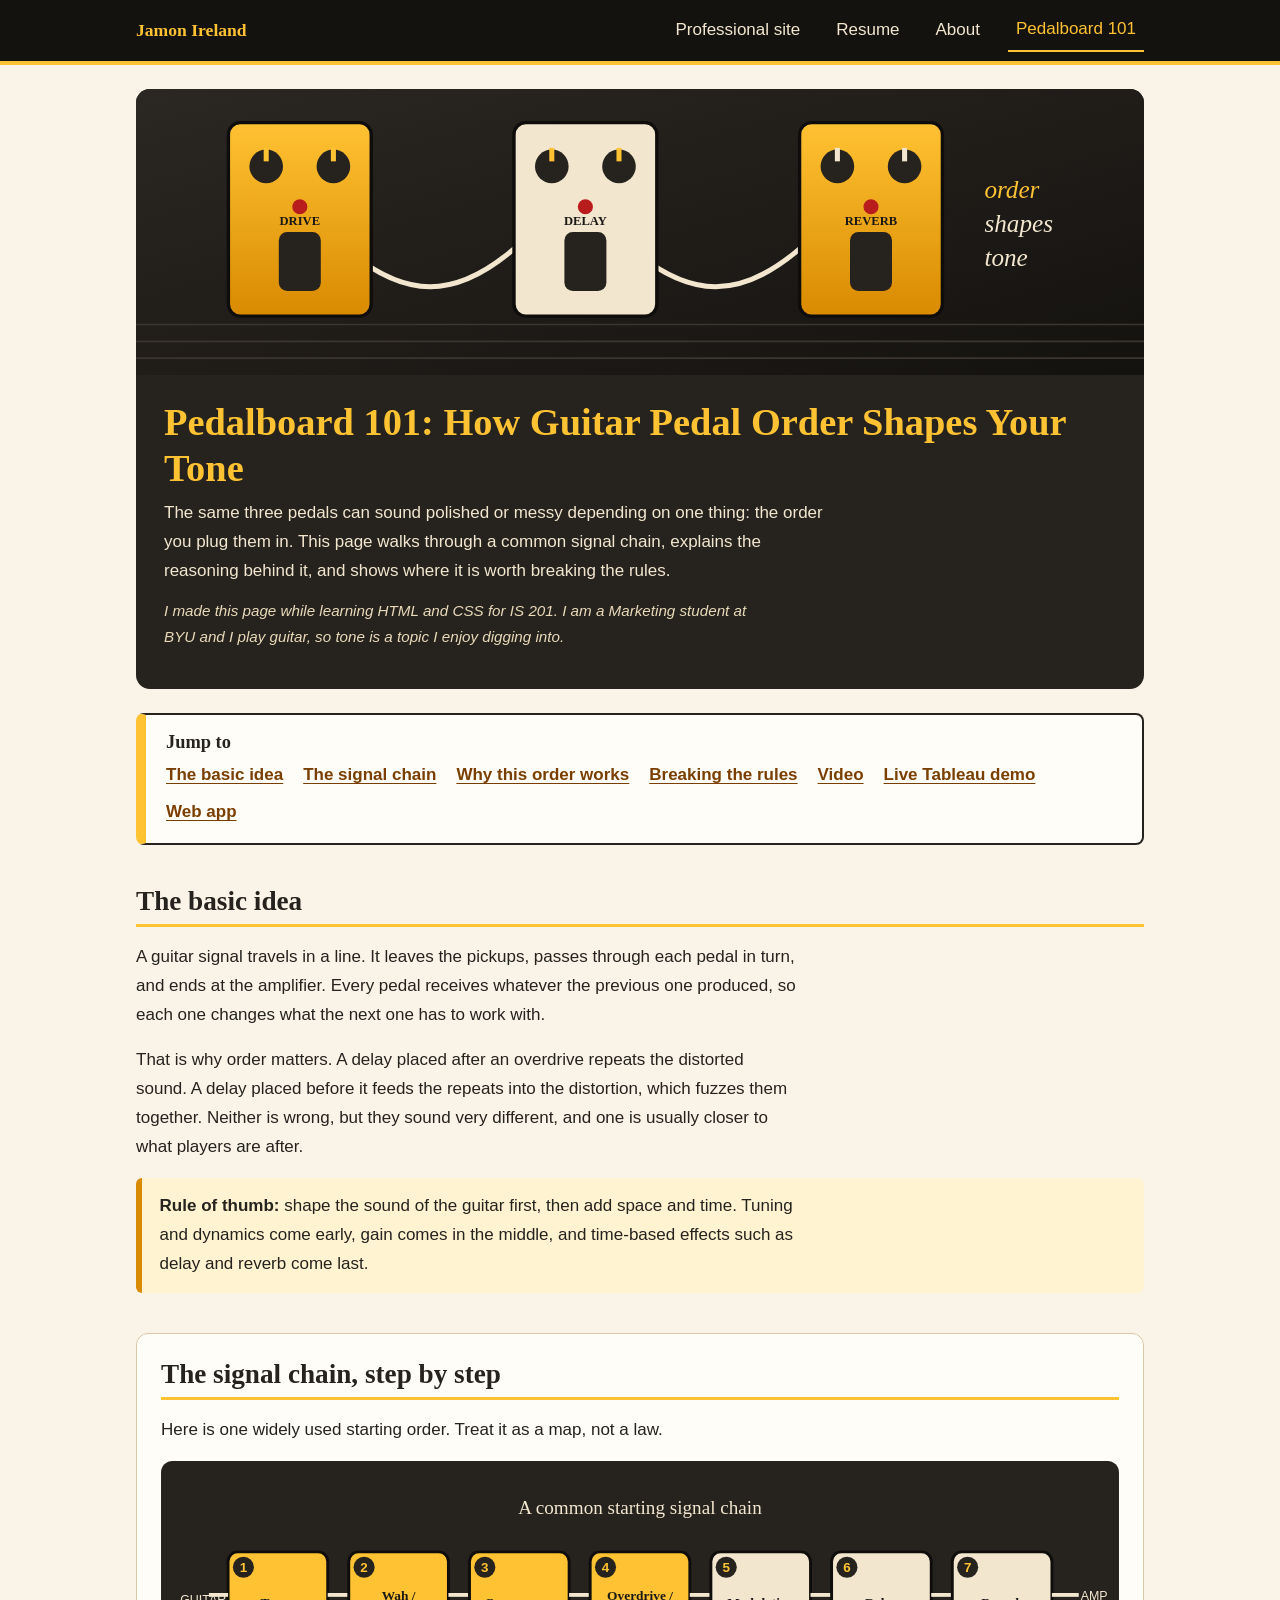
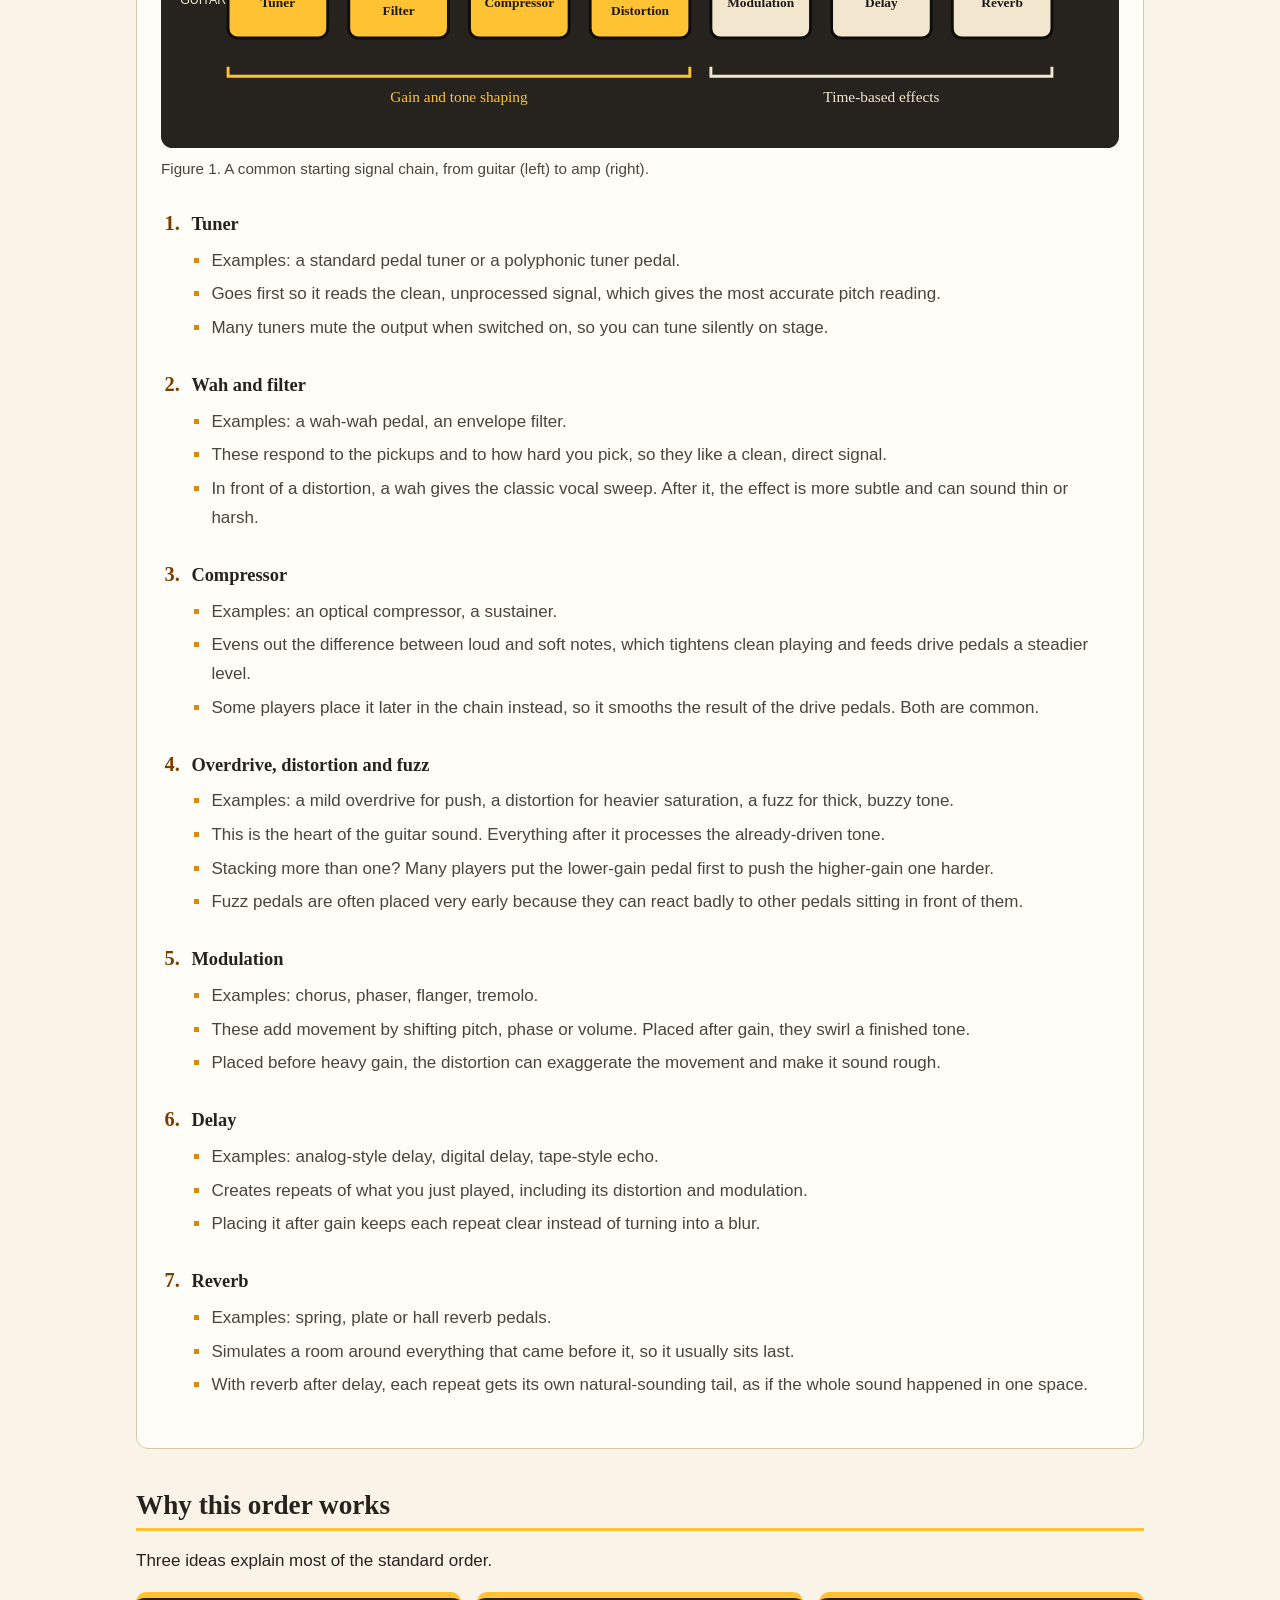
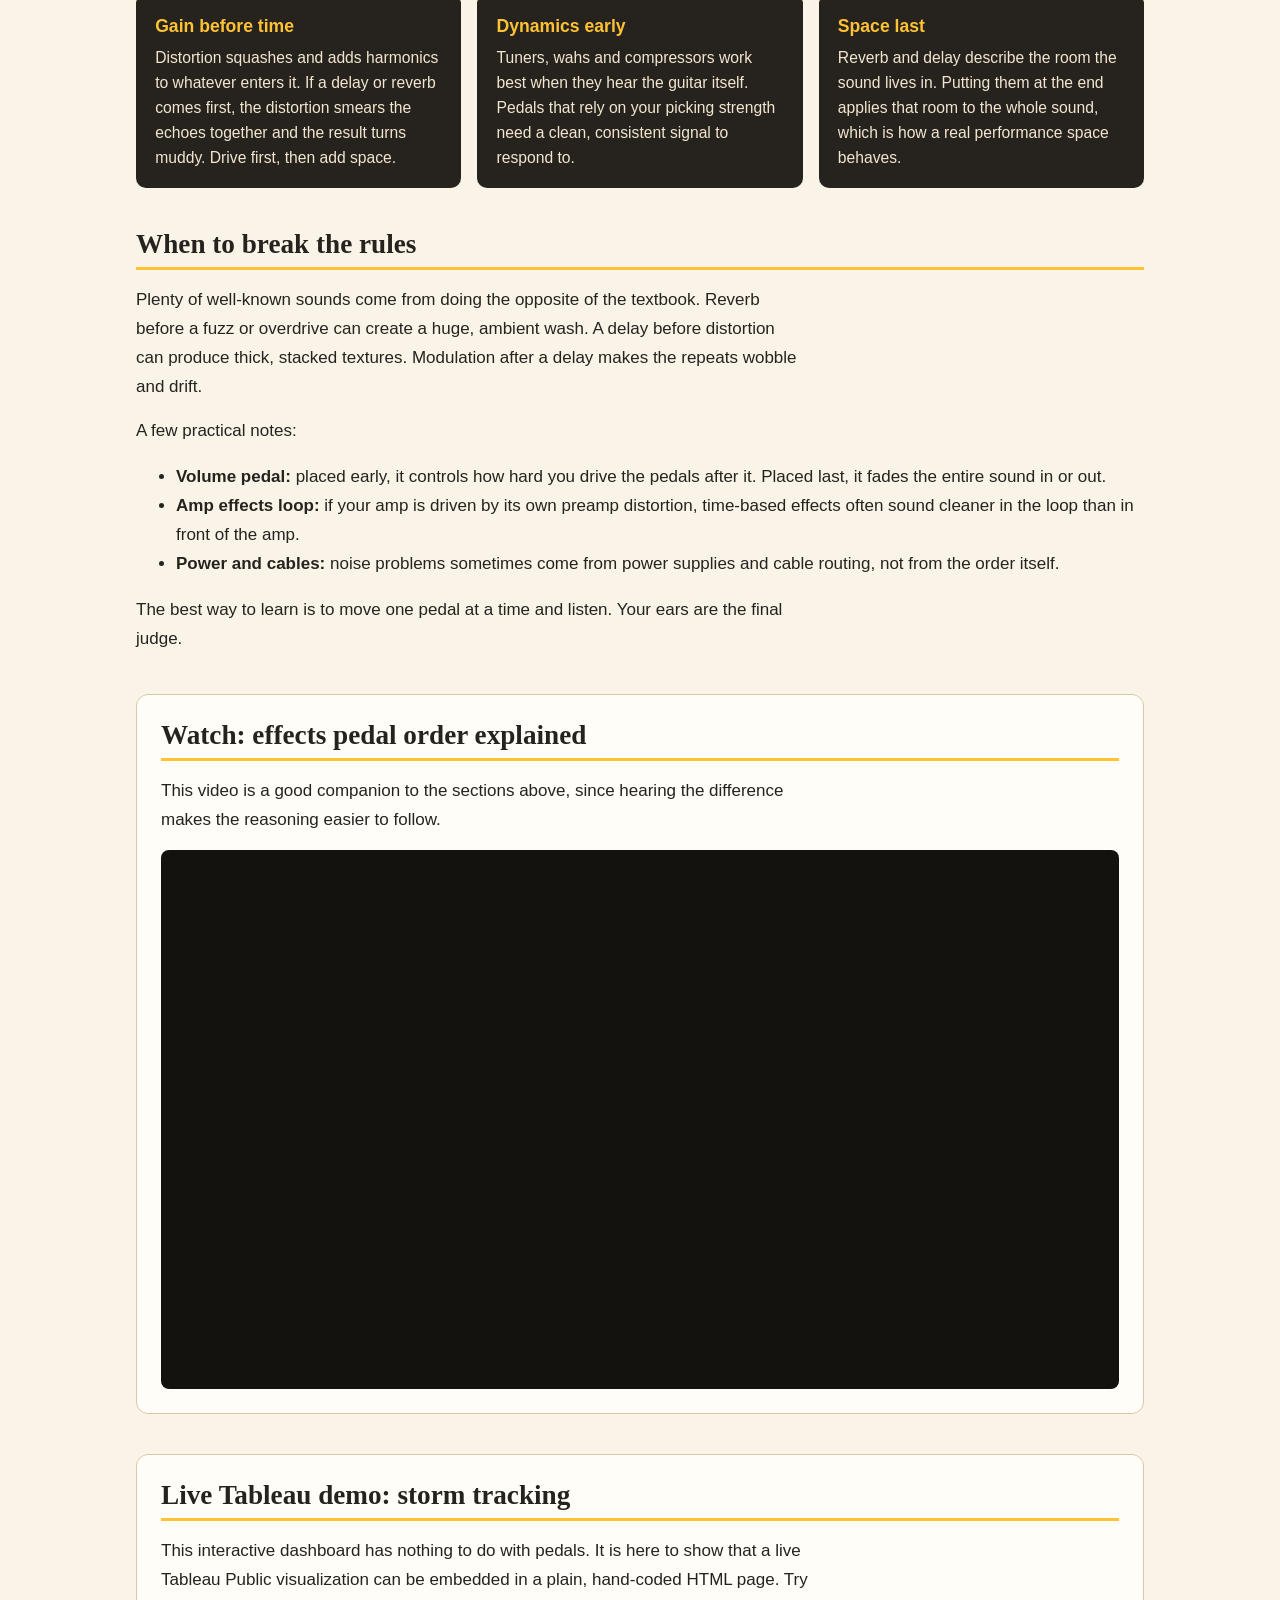
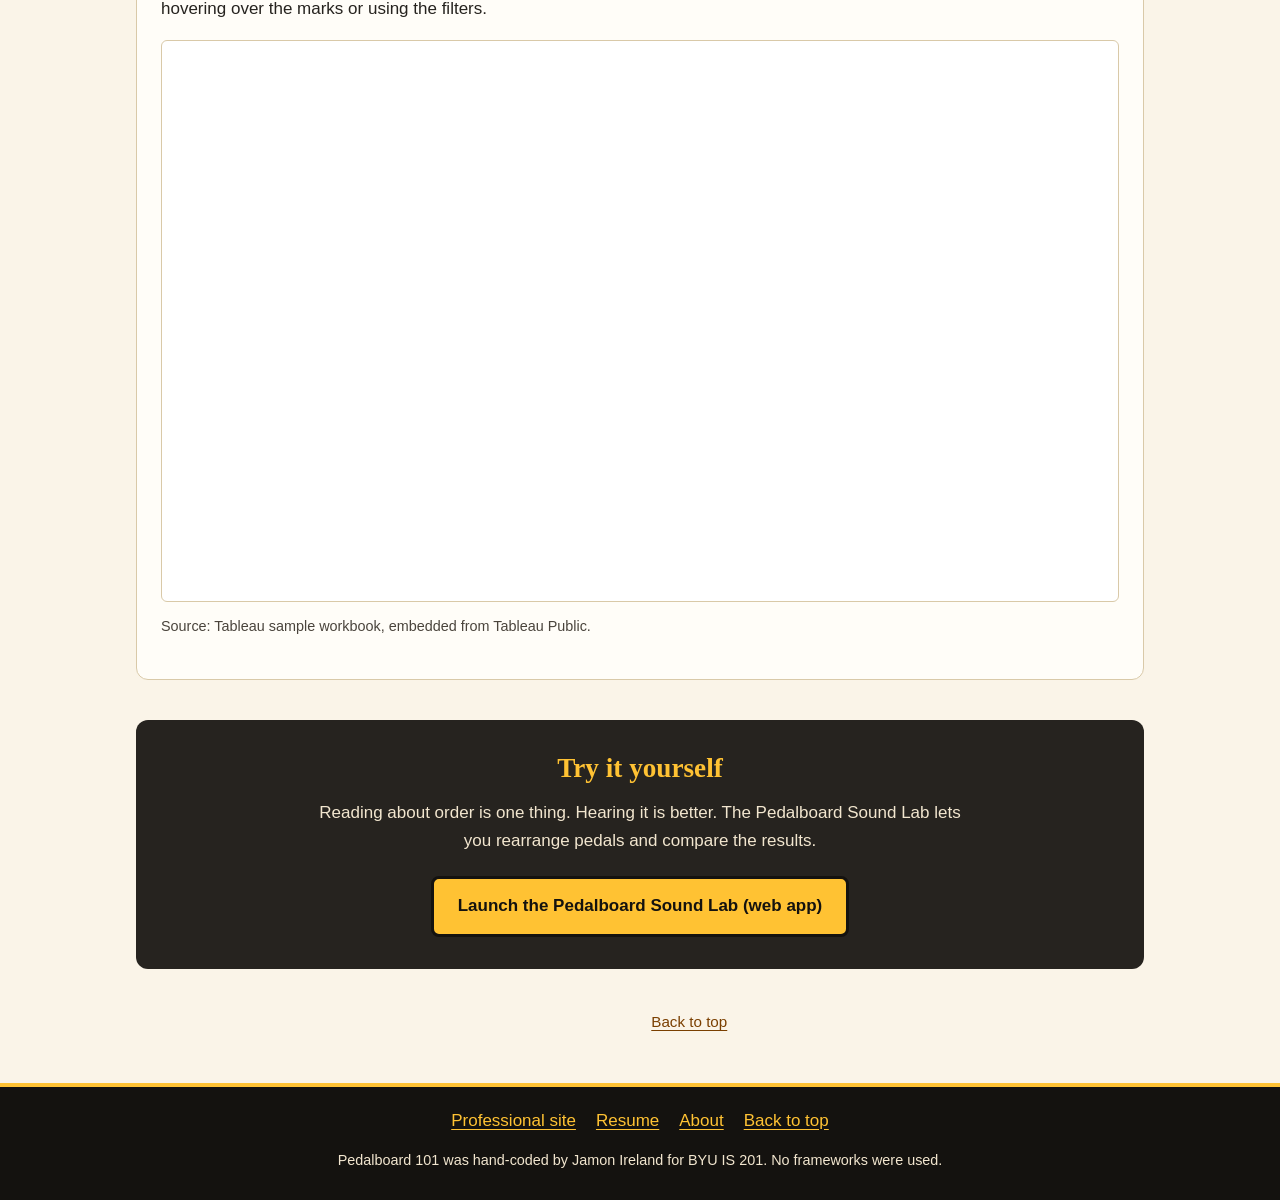
<file: scratch.html>
<!DOCTYPE html>
<html lang="en">
<head>
<meta charset="utf-8">
<meta name="viewport" content="width=device-width, initial-scale=1">
<meta name="description" content="Pedalboard 101: how the order of guitar pedals shapes your tone. A hand-coded page by Jamon Ireland for BYU IS 201.">
<title>Pedalboard 101: How Guitar Pedal Order Shapes Your Tone</title>
<link rel="stylesheet" href="css/scratch.css">
<script type="module" src="https://public.tableau.com/javascripts/api/tableau.embedding.3.latest.min.js"></script>
</head>
<body id="top">
<nav class="site-nav" aria-label="Main navigation">
<ul>
<li class="brand">Jamon Ireland</li>
<li><a href="index.html">Professional site</a></li>
<li><a href="resume.html">Resume</a></li>
<li><a href="about.html">About</a></li>
<li><a href="scratch.html" aria-current="page">Pedalboard 101</a></li>
</ul>
</nav>
<main class="page">
<div id="hero">
<img src="images/scratch-hero.svg" width="1200" height="340" alt="Illustration of three guitar pedals labeled drive, delay and reverb, connected by patch cables on a dark pedalboard.">
<div class="hero-text">
<h1>Pedalboard 101: How Guitar Pedal Order Shapes Your Tone</h1>
<p>The same three pedals can sound polished or messy depending on one thing: the order you plug them in. This page walks through a common signal chain, explains the reasoning behind it, and shows where it is worth breaking the rules.</p>
<p class="byline">I made this page while learning HTML and CSS for IS 201. I am a Marketing student at BYU and I play guitar, so tone is a topic I enjoy digging into.</p>
</div>
</div>
<div id="jump-menu">
<h2>Jump to</h2>
<ul>
<li><a href="#basics">The basic idea</a></li>
<li><a href="#chain">The signal chain</a></li>
<li><a href="#why">Why this order works</a></li>
<li><a href="#break-rules">Breaking the rules</a></li>
<li><a href="#video">Video</a></li>
<li><a href="#tableau-box">Live Tableau demo</a></li>
<li><a href="#app-cta">Web app</a></li>
</ul>
</div>
<section id="basics">
<h2>The basic idea</h2>
<p>A guitar signal travels in a line. It leaves the pickups, passes through each pedal in turn, and ends at the amplifier. Every pedal receives whatever the previous one produced, so each one changes what the next one has to work with.</p>
<p>That is why order matters. A delay placed after an overdrive repeats the distorted sound. A delay placed before it feeds the repeats into the distortion, which fuzzes them together. Neither is wrong, but they sound very different, and one is usually closer to what players are after.</p>
<div class="callout">
<p><strong>Rule of thumb:</strong> shape the sound of the guitar first, then add space and time. Tuning and dynamics come early, gain comes in the middle, and time-based effects such as delay and reverb come last.</p>
</div>
</section>
<section id="chain">
<h2>The signal chain, step by step</h2>
<p>Here is one widely used starting order. Treat it as a map, not a law.</p>
<figure>
<img src="images/scratch-signal-chain.svg" width="1000" height="300" alt="Diagram of a seven-step signal chain from guitar to amp: tuner, wah or filter, compressor, overdrive or distortion, modulation, delay, reverb. The first four are grouped as gain and tone shaping, the last three as time-based effects.">
<figcaption>Figure 1. A common starting signal chain, from guitar (left) to amp (right).</figcaption>
</figure>
<ol class="chain-steps">
<li>
<strong>Tuner</strong>
<ul>
<li>Examples: a standard pedal tuner or a polyphonic tuner pedal.</li>
<li>Goes first so it reads the clean, unprocessed signal, which gives the most accurate pitch reading.</li>
<li>Many tuners mute the output when switched on, so you can tune silently on stage.</li>
</ul>
</li>
<li>
<strong>Wah and filter</strong>
<ul>
<li>Examples: a wah-wah pedal, an envelope filter.</li>
<li>These respond to the pickups and to how hard you pick, so they like a clean, direct signal.</li>
<li>In front of a distortion, a wah gives the classic vocal sweep. After it, the effect is more subtle and can sound thin or harsh.</li>
</ul>
</li>
<li>
<strong>Compressor</strong>
<ul>
<li>Examples: an optical compressor, a sustainer.</li>
<li>Evens out the difference between loud and soft notes, which tightens clean playing and feeds drive pedals a steadier level.</li>
<li>Some players place it later in the chain instead, so it smooths the result of the drive pedals. Both are common.</li>
</ul>
</li>
<li>
<strong>Overdrive, distortion and fuzz</strong>
<ul>
<li>Examples: a mild overdrive for push, a distortion for heavier saturation, a fuzz for thick, buzzy tone.</li>
<li>This is the heart of the guitar sound. Everything after it processes the already-driven tone.</li>
<li>Stacking more than one? Many players put the lower-gain pedal first to push the higher-gain one harder.</li>
<li>Fuzz pedals are often placed very early because they can react badly to other pedals sitting in front of them.</li>
</ul>
</li>
<li>
<strong>Modulation</strong>
<ul>
<li>Examples: chorus, phaser, flanger, tremolo.</li>
<li>These add movement by shifting pitch, phase or volume. Placed after gain, they swirl a finished tone.</li>
<li>Placed before heavy gain, the distortion can exaggerate the movement and make it sound rough.</li>
</ul>
</li>
<li>
<strong>Delay</strong>
<ul>
<li>Examples: analog-style delay, digital delay, tape-style echo.</li>
<li>Creates repeats of what you just played, including its distortion and modulation.</li>
<li>Placing it after gain keeps each repeat clear instead of turning into a blur.</li>
</ul>
</li>
<li>
<strong>Reverb</strong>
<ul>
<li>Examples: spring, plate or hall reverb pedals.</li>
<li>Simulates a room around everything that came before it, so it usually sits last.</li>
<li>With reverb after delay, each repeat gets its own natural-sounding tail, as if the whole sound happened in one space.</li>
</ul>
</li>
</ol>
</section>
<section id="why">
<h2>Why this order works</h2>
<p>Three ideas explain most of the standard order.</p>
<div class="card-grid">
<div class="card">
<h3>Gain before time</h3>
<p>Distortion squashes and adds harmonics to whatever enters it. If a delay or reverb comes first, the distortion smears the echoes together and the result turns muddy. Drive first, then add space.</p>
</div>
<div class="card">
<h3>Dynamics early</h3>
<p>Tuners, wahs and compressors work best when they hear the guitar itself. Pedals that rely on your picking strength need a clean, consistent signal to respond to.</p>
</div>
<div class="card">
<h3>Space last</h3>
<p>Reverb and delay describe the room the sound lives in. Putting them at the end applies that room to the whole sound, which is how a real performance space behaves.</p>
</div>
</div>
</section>
<section id="break-rules">
<h2>When to break the rules</h2>
<p>Plenty of well-known sounds come from doing the opposite of the textbook. Reverb before a fuzz or overdrive can create a huge, ambient wash. A delay before distortion can produce thick, stacked textures. Modulation after a delay makes the repeats wobble and drift.</p>
<p>A few practical notes:</p>
<ul>
<li><strong>Volume pedal:</strong> placed early, it controls how hard you drive the pedals after it. Placed last, it fades the entire sound in or out.</li>
<li><strong>Amp effects loop:</strong> if your amp is driven by its own preamp distortion, time-based effects often sound cleaner in the loop than in front of the amp.</li>
<li><strong>Power and cables:</strong> noise problems sometimes come from power supplies and cable routing, not from the order itself.</li>
</ul>
<p>The best way to learn is to move one pedal at a time and listen. Your ears are the final judge.</p>
</section>
<section id="video-box">
<h2 id="video">Watch: effects pedal order explained</h2>
<p>This video is a good companion to the sections above, since hearing the difference makes the reasoning easier to follow.</p>
<div class="video-wrap">
<iframe src="https://www.youtube.com/embed/3lEZb9MZC1c" title="Effects Pedal Order Explained" allowfullscreen loading="lazy" allow="accelerometer; autoplay; clipboard-write; encrypted-media; gyroscope; picture-in-picture; web-share" referrerpolicy="strict-origin-when-cross-origin"></iframe>
</div>
</section>
<section id="tableau-box">
<h2>Live Tableau demo: storm tracking</h2>
<p>This interactive dashboard has nothing to do with pedals. It is here to show that a live Tableau Public visualization can be embedded in a plain, hand-coded HTML page. Try hovering over the marks or using the filters.</p>
<div class="tableau-frame">
<tableau-viz id="tableauViz" src="https://public.tableau.com/views/RegionalSampleWorkbook/Storms" toolbar="bottom" hide-tabs></tableau-viz>
</div>
<p class="source-note">Source: Tableau sample workbook, embedded from Tableau Public.</p>
</section>
<section id="app-cta">
<h2>Try it yourself</h2>
<p>Reading about order is one thing. Hearing it is better. The Pedalboard Sound Lab lets you rearrange pedals and compare the results.</p>
<a class="btn" href="app/pedalboard.html">Launch the Pedalboard Sound Lab (web app)</a>
</section>
<p class="back-top"><a href="#top">Back to top</a></p>
</main>
<footer class="site-footer">
<ul>
<li><a href="index.html">Professional site</a></li>
<li><a href="resume.html">Resume</a></li>
<li><a href="about.html">About</a></li>
<li><a href="#top">Back to top</a></li>
</ul>
<p>Pedalboard 101 was hand-coded by Jamon Ireland for BYU IS 201. No frameworks were used.</p>
</footer>
</body>
</html>
</file>
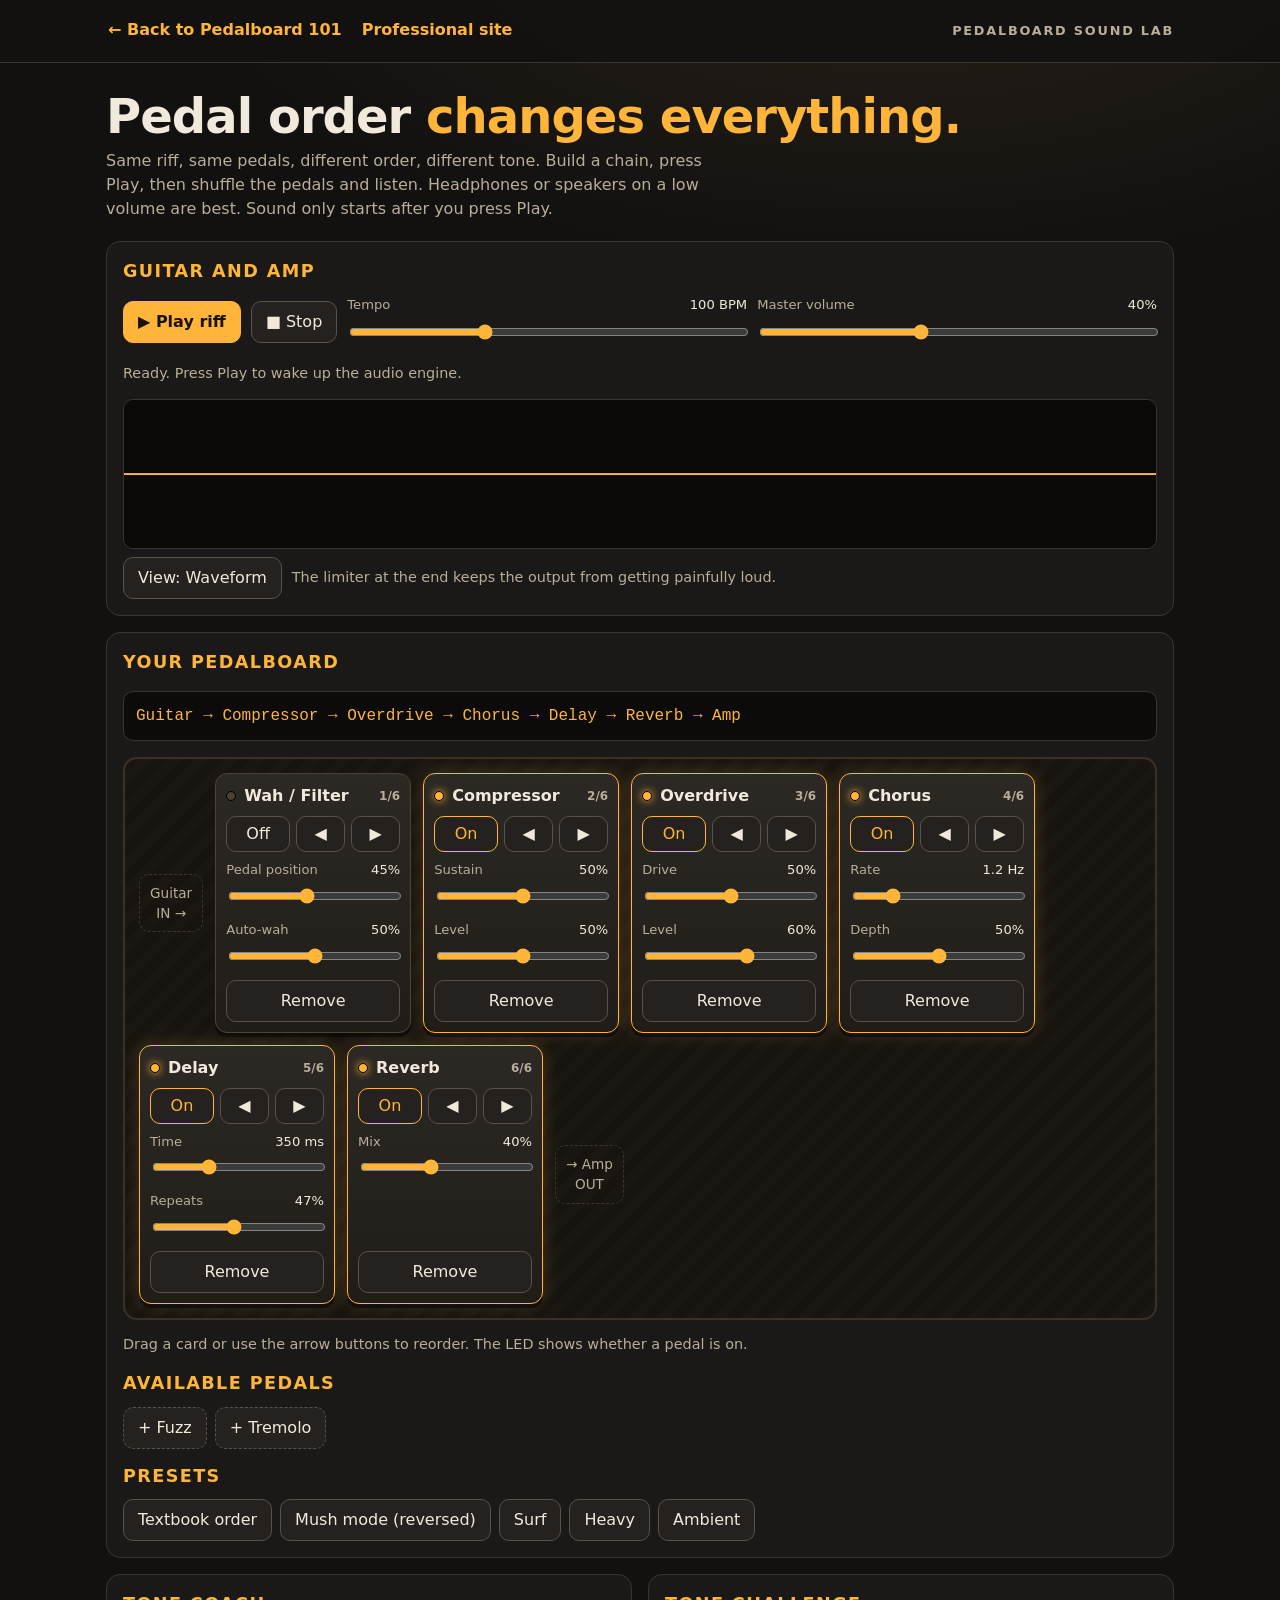
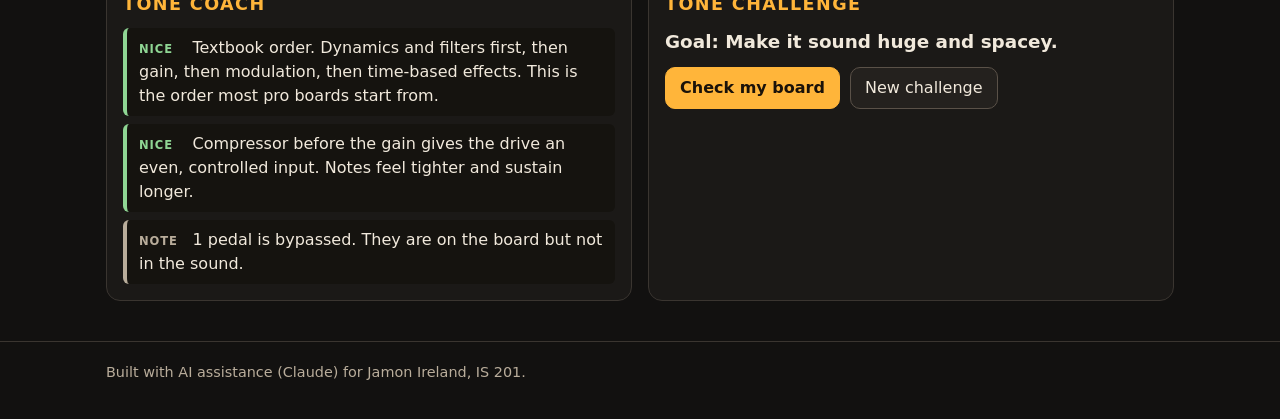
<file: app/pedalboard.html>
<!doctype html>
<html lang="en">
<head>
<meta charset="utf-8">
<meta name="viewport" content="width=device-width, initial-scale=1">
<title>Pedalboard Sound Lab</title>
<meta name="description" content="Build a guitar pedal chain and hear how order changes the tone. A Web Audio experiment for IS 201.">
<style>
:root{
--bg:#121110; --panel:#1b1917; --panel2:#24211e; --line:#3a3530;
--amber:#ffb53a; --amber-d:#c98a1c; --text:#f1e9dc; --muted:#b9ad9b;
--good:#8fd694; --warn:#ffcf5c; --bad:#ff8a70; --ink:#1a1209;
--r:14px;
}
*{box-sizing:border-box}
html{scroll-behavior:smooth}
body{margin:0;background:radial-gradient(1200px 600px at 70% -10%,#2a2118 0,var(--bg) 60%) fixed,var(--bg);color:var(--text);
font:16px/1.5 system-ui,-apple-system,"Segoe UI",Roboto,Helvetica,Arial,sans-serif;-webkit-text-size-adjust:100%}
a{color:var(--amber)}
a:hover{color:#ffd185}
:focus-visible{outline:3px solid #fff;outline-offset:2px;box-shadow:0 0 0 5px #000}
.wrap{max-width:1100px;margin:0 auto;padding:0 16px}
header.top{border-bottom:1px solid var(--line);background:rgba(18,17,16,.85)}
header.top .wrap{display:flex;flex-wrap:wrap;gap:8px 20px;align-items:center;justify-content:space-between;padding-top:12px;padding-bottom:12px}
nav a{display:inline-block;padding:6px 2px;margin-right:16px;font-weight:600;text-decoration:none;border-bottom:2px solid transparent}
nav a:hover{border-bottom-color:var(--amber)}
.brand{font-weight:800;letter-spacing:.14em;text-transform:uppercase;font-size:.8rem;color:var(--muted)}
h1{font-size:clamp(1.9rem,6vw,3rem);line-height:1.05;margin:28px 0 8px;letter-spacing:-.02em}
h1 span{color:var(--amber)}
.lede{max-width:62ch;color:var(--muted);margin:0 0 20px}
h2{font-size:1.1rem;letter-spacing:.08em;text-transform:uppercase;margin:0 0 10px;color:var(--amber)}
section.panel{background:var(--panel);border:1px solid var(--line);border-radius:var(--r);padding:16px;margin-bottom:16px}
.grid2{display:grid;grid-template-columns:1fr;gap:16px}
@media(min-width:860px){.grid2{grid-template-columns:1fr 1fr}}
button{font:inherit;cursor:pointer;color:var(--text);background:var(--panel2);border:1px solid #5a5148;border-radius:10px;padding:8px 14px;min-height:40px}
button:hover{border-color:var(--amber)}
button.primary{background:var(--amber);color:var(--ink);border-color:var(--amber);font-weight:700}
button.primary:hover{background:#ffc766}
button[aria-pressed="true"]{border-color:var(--amber);color:var(--amber)}
button.primary[aria-pressed="true"]{color:var(--ink)}
.row{display:flex;flex-wrap:wrap;gap:10px;align-items:center}
.ctl{display:flex;flex-direction:column;gap:2px;min-width:140px;flex:1}
.ctl label,.knob label{font-size:.82rem;color:var(--muted);display:flex;justify-content:space-between;gap:8px}
.ctl output,.knob output{color:var(--text);font-variant-numeric:tabular-nums}
input[type=range]{width:100%;accent-color:var(--amber);height:28px;background:transparent}
.chain-line{font-family:ui-monospace,Menlo,Consolas,monospace;font-size:1rem;color:var(--amber);background:#0c0b0a;border:1px solid var(--line);border-radius:10px;padding:12px;overflow-wrap:anywhere}
canvas#scope{width:100%;height:150px;display:block;background:#0b0a09;border:1px solid var(--line);border-radius:10px}
.board{display:flex;flex-wrap:wrap;gap:12px;padding:14px;background:repeating-linear-gradient(135deg,#17140f 0 10px,#1a1712 10px 20px);border:2px solid #3a3025;border-radius:var(--r);min-height:120px}
.endcap{align-self:center;padding:8px 10px;border:1px dashed var(--line);border-radius:10px;color:var(--muted);font-size:.85rem;text-align:center}
.pedal{width:196px;background:linear-gradient(#2c2823,#201d19);border:1px solid #4b433a;border-radius:12px;padding:10px;display:flex;flex-direction:column;gap:8px;position:relative;box-shadow:0 4px 0 #0008}
.pedal.on{border-color:var(--amber);box-shadow:0 4px 0 #0008,0 0 18px #ffb53a33}
.pedal.dragging{opacity:.5}
.pedal.dropt{outline:2px dashed var(--amber)}
.pedal h3{margin:0;font-size:1rem;display:flex;align-items:center;gap:8px}
.led{width:10px;height:10px;border-radius:50%;background:#4a4036;border:1px solid #000;flex:none}
.pedal.on .led{background:var(--amber);box-shadow:0 0 8px var(--amber)}
.pedal .pos{margin-left:auto;font-size:.75rem;color:var(--muted)}
.pedal .btns{display:grid;grid-template-columns:1.3fr 1fr 1fr;gap:6px}
.pedal>button[data-act=remove]{margin-top:auto}
.pedal .btns button{padding:4px 6px;min-height:36px}
.knob{display:flex;flex-direction:column}
.tray{display:flex;flex-wrap:wrap;gap:8px}
.tray button{border-style:dashed}
.presets{display:flex;flex-wrap:wrap;gap:8px}
#coach ul{margin:0;padding:0;list-style:none;display:grid;gap:8px}
#coach li{padding:8px 10px 8px 12px;border-left:4px solid var(--muted);background:#15130f;border-radius:6px}
#coach li.info b{color:var(--muted)}
#coach li.good{border-left-color:var(--good)}
#coach li.warn{border-left-color:var(--warn)}
#coach li.bad{border-left-color:var(--bad)}
#coach li b{display:inline-block;min-width:4.2em;font-size:.72rem;letter-spacing:.08em;text-transform:uppercase}
#coach li.good b{color:var(--good)} #coach li.warn b{color:var(--warn)} #coach li.bad b{color:var(--bad)}
.goal{font-size:1.15rem;font-weight:700;margin:4px 0 12px}
.score{font-size:2.4rem;font-weight:800;color:var(--amber);line-height:1}
.score small{font-size:1rem;color:var(--muted)}
.tips{margin:8px 0 0;padding-left:20px;color:var(--text)}
.note{color:var(--muted);font-size:.9rem}
.status{color:var(--muted);font-size:.9rem}
footer{border-top:1px solid var(--line);margin-top:24px;padding:20px 0 36px;color:var(--muted);font-size:.9rem}
.sr{position:absolute;width:1px;height:1px;overflow:hidden;clip:rect(0 0 0 0);white-space:nowrap}
@media(max-width:420px){.pedal{width:100%}}
@media(prefers-reduced-motion:reduce){*{animation:none!important;transition:none!important;scroll-behavior:auto!important}}
</style>
</head>
<body>
<header class="top"><div class="wrap">
<nav aria-label="Site"><a href="../scratch.html">&larr; Back to Pedalboard 101</a><a href="../index.html">Professional site</a></nav>
<span class="brand">Pedalboard Sound Lab</span>
</div></header>
<main class="wrap">
<h1>Pedal order <span>changes everything.</span></h1>
<p class="lede">Same riff, same pedals, different order, different tone. Build a chain, press Play, then shuffle the pedals and listen. Headphones or speakers on a low volume are best. Sound only starts after you press Play.</p>
<section class="panel" aria-labelledby="h-play">
<h2 id="h-play">Guitar and amp</h2>
<div class="row">
<button id="btnPlay" class="primary" type="button">&#9654; Play riff</button>
<button id="btnStop" type="button">&#9632; Stop</button>
<div class="ctl"><label for="tempo">Tempo <output id="tempoOut">100 BPM</output></label>
<input id="tempo" type="range" min="60" max="180" step="1" value="100"></div>
<div class="ctl"><label for="master">Master volume <output id="masterOut">40%</output></label>
<input id="master" type="range" min="0" max="100" step="1" value="40"></div>
</div>
<p class="status" id="status" role="status">Ready. Press Play to wake up the audio engine.</p>
<canvas id="scope" width="900" height="150" role="img" aria-label="Live oscilloscope and spectrum of the guitar signal. Animates only while sound plays."></canvas>
<div class="row" style="margin-top:8px">
<button id="btnViz" type="button" aria-pressed="false">View: Waveform</button>
<span class="note">The limiter at the end keeps the output from getting painfully loud.</span>
</div>
</section>
<section class="panel" aria-labelledby="h-board">
<h2 id="h-board">Your pedalboard</h2>
<p class="chain-line" id="chainLine" aria-live="polite"></p>
<div class="board" id="board" role="list" aria-label="Pedals in signal order, left to right"></div>
<p class="note">Drag a card or use the arrow buttons to reorder. The LED shows whether a pedal is on.</p>
<h2 style="margin-top:14px" id="h-tray">Available pedals</h2>
<div class="tray" id="tray" role="group" aria-labelledby="h-tray"></div>
<h2 style="margin-top:14px" id="h-pre">Presets</h2>
<div class="presets" id="presets" role="group" aria-labelledby="h-pre"></div>
</section>
<div class="grid2">
<section class="panel" id="coach" aria-labelledby="h-coach">
<h2 id="h-coach">Tone coach</h2>
<div id="coachBody" aria-live="polite" aria-atomic="true"></div>
</section>
<section class="panel" aria-labelledby="h-chal">
<h2 id="h-chal">Tone challenge</h2>
<p class="goal" id="goalText"></p>
<div class="row">
<button id="btnCheck" class="primary" type="button">Check my board</button>
<button id="btnNew" type="button">New challenge</button>
</div>
<div id="result" aria-live="polite" aria-atomic="true" style="margin-top:12px"></div>
</section>
</div>
</main>
<footer><div class="wrap">Built with AI assistance (Claude) for Jamon Ireland, IS 201.</div></footer>
<script>
"use strict";
/* ---------- helpers ---------- */
const $ = s => document.querySelector(s);
const clamp = (x, a, b) => Math.min(b, Math.max(a, x));
const pct = x => Math.round(x * 100) + '%';
function curveOD(k){
const n = 2048, c = new Float32Array(n);
for (let i = 0; i < n; i++){ const x = i / (n - 1) * 2 - 1; c[i] = Math.tanh(x * k) / Math.tanh(k); }
return c;
}
function curveFuzz(){
const n = 2048, c = new Float32Array(n);
for (let i = 0; i < n; i++){
const x = i / (n - 1) * 2 - 1;
c[i] = x > 0 ? Math.tanh(x * 6) * 0.8 : Math.tanh(x * 5);
}
return c;
}
function makeIR(c, seconds){
const len = Math.floor(c.sampleRate * seconds), buf = c.createBuffer(2, len, c.sampleRate);
for (let ch = 0; ch < 2; ch++){
const d = buf.getChannelData(ch); let lp = 0;
for (let i = 0; i < len; i++){
const white = Math.random() * 2 - 1;
lp += (white - lp) * 0.45;
d[i] = lp * Math.pow(1 - i / len, 3.2);
}
}
return buf;
}
function kit(c){
const nodes = [], stops = [];
const N = n => (nodes.push(n), n);
const lfo = (type, hz) => { const o = N(c.createOscillator()); o.type = type; o.frequency.value = hz; o.start(); stops.push(o); return o; };
return { nodes, stops, N, lfo };
}
const ramp = (param, v, c) => param.setTargetAtTime(v, c.currentTime, 0.02);
const PEDALS = {
compressor: { name: 'Compressor', blurb: 'Evens out dynamics', params: [
{ key: 'sustain', label: 'Sustain', min: 0, max: 1, step: .01, def: .5, fmt: pct },
{ key: 'level', label: 'Level', min: 0, max: 1, step: .01, def: .5, fmt: pct }],
build(c){
const k = kit(c), comp = k.N(c.createDynamicsCompressor()), mk = k.N(c.createGain());
comp.attack.value = .006; comp.release.value = .18; comp.knee.value = 10; comp.connect(mk);
return { in: comp, out: mk, ...k, set(key, x){
if (key === 'sustain'){ comp.threshold.value = -10 - x * 40; comp.ratio.value = 3 + x * 14; }
if (key === 'level') ramp(mk.gain, .8 + x * 2.2, c);
} };
} },
wah: { name: 'Wah / Filter', blurb: 'Sweeping vowel filter', params: [
{ key: 'sweep', label: 'Pedal position', min: 0, max: 1, step: .01, def: .45, fmt: pct },
{ key: 'auto', label: 'Auto-wah', min: 0, max: 1, step: .01, def: .5, fmt: pct }],
build(c){
const k = kit(c), inp = k.N(c.createGain()), bp = k.N(c.createBiquadFilter()), mk = k.N(c.createGain()), lg = k.N(c.createGain());
bp.type = 'bandpass'; bp.Q.value = 5; mk.gain.value = 2.4;
inp.connect(bp); bp.connect(mk);
const o = k.lfo('sine', 1.6); o.connect(lg); lg.connect(bp.frequency);
return { in: inp, out: mk, ...k, set(key, x){
if (key === 'sweep') ramp(bp.frequency, 350 * Math.pow(6, x), c);
if (key === 'auto') ramp(lg.gain, x * 700, c);
} };
} },
overdrive: { name: 'Overdrive', blurb: 'Warm tube-style crunch', params: [
{ key: 'drive', label: 'Drive', min: 0, max: 1, step: .01, def: .5, fmt: pct },
{ key: 'level', label: 'Level', min: 0, max: 1, step: .01, def: .6, fmt: pct }],
build(c){
const k = kit(c), pre = k.N(c.createGain()), ws = k.N(c.createWaveShaper()), tone = k.N(c.createBiquadFilter()), post = k.N(c.createGain());
ws.curve = curveOD(3); ws.oversample = '4x'; tone.type = 'lowpass'; tone.frequency.value = 3800;
pre.connect(ws); ws.connect(tone); tone.connect(post);
const st = { drive: .5, level: .6 };
const apply = () => { pre.gain.value = 2 + st.drive * 22; post.gain.value = (.25 + st.level * 1.2) / (1 + st.drive * 1.5); };
return { in: pre, out: post, ...k, set(key, x){ st[key] = x; apply(); } };
} },
fuzz: { name: 'Fuzz', blurb: 'Fizzy, saturated wall', params: [
{ key: 'fuzz', label: 'Fuzz', min: 0, max: 1, step: .01, def: .7, fmt: pct },
{ key: 'level', label: 'Level', min: 0, max: 1, step: .01, def: .5, fmt: pct }],
build(c){
const k = kit(c), pre = k.N(c.createGain()), ws = k.N(c.createWaveShaper()), lp = k.N(c.createBiquadFilter()), post = k.N(c.createGain());
ws.curve = curveFuzz(); ws.oversample = '4x'; lp.type = 'lowpass'; lp.frequency.value = 3000;
pre.connect(ws); ws.connect(lp); lp.connect(post);
const st = { fuzz: .7, level: .5 };
const apply = () => { pre.gain.value = 4 + st.fuzz * 40; post.gain.value = (.12 + st.level * .55); };
return { in: pre, out: post, ...k, set(key, x){ st[key] = x; apply(); } };
} },
chorus: { name: 'Chorus', blurb: 'Shimmering doubled sound', params: [
{ key: 'rate', label: 'Rate', min: .2, max: 5, step: .05, def: 1.2, fmt: x => x.toFixed(1) + ' Hz' },
{ key: 'depth', label: 'Depth', min: 0, max: 1, step: .01, def: .5, fmt: pct }],
build(c){
const k = kit(c), inp = k.N(c.createGain()), out = k.N(c.createGain()), dl = k.N(c.createDelay(.1)), wet = k.N(c.createGain()), lg = k.N(c.createGain());
dl.delayTime.value = .022; wet.gain.value = .75;
inp.connect(out); inp.connect(dl); dl.connect(wet); wet.connect(out);
const o = k.lfo('sine', 1.2); o.connect(lg); lg.connect(dl.delayTime);
return { in: inp, out, ...k, set(key, x){
if (key === 'rate') o.frequency.value = x;
if (key === 'depth') lg.gain.value = .0015 + x * .006;
} };
} },
tremolo: { name: 'Tremolo', blurb: 'Pulsing volume wobble', params: [
{ key: 'rate', label: 'Rate', min: .5, max: 12, step: .1, def: 5, fmt: x => x.toFixed(1) + ' Hz' },
{ key: 'depth', label: 'Depth', min: 0, max: 1, step: .01, def: .6, fmt: pct }],
build(c){
const k = kit(c), amp = k.N(c.createGain()), lg = k.N(c.createGain());
const o = k.lfo('sine', 5); o.connect(lg); lg.connect(amp.gain);
const st = { depth: .6 };
return { in: amp, out: amp, ...k, set(key, x){
if (key === 'rate') o.frequency.value = x;
if (key === 'depth'){ st.depth = x; amp.gain.value = 1 - x / 2; lg.gain.value = x / 2; }
} };
} },
delay: { name: 'Delay', blurb: 'Echoes that repeat', params: [
{ key: 'time', label: 'Time', min: .1, max: .9, step: .01, def: .35, fmt: x => Math.round(x * 1000) + ' ms' },
{ key: 'feedback', label: 'Repeats', min: 0, max: .85, step: .01, def: .4, fmt: x => pct(x / .85) }],
build(c){
const k = kit(c), inp = k.N(c.createGain()), out = k.N(c.createGain()), dl = k.N(c.createDelay(1.5)), fb = k.N(c.createGain()), wet = k.N(c.createGain());
wet.gain.value = .5; fb.gain.value = .4;
inp.connect(out); inp.connect(dl); dl.connect(wet); wet.connect(out); dl.connect(fb); fb.connect(dl);
return { in: inp, out, ...k, set(key, x){
if (key === 'time') ramp(dl.delayTime, x, c);
if (key === 'feedback') ramp(fb.gain, x, c);
} };
} },
reverb: { name: 'Reverb', blurb: 'A big room around the notes', params: [
{ key: 'mix', label: 'Mix', min: 0, max: 1, step: .01, def: .4, fmt: pct }],
build(c){
const k = kit(c), inp = k.N(c.createGain()), out = k.N(c.createGain()), conv = k.N(c.createConvolver()), dry = k.N(c.createGain()), wet = k.N(c.createGain());
conv.buffer = makeIR(c, 2.6);
inp.connect(dry); dry.connect(out); inp.connect(conv); conv.connect(wet); wet.connect(out);
return { in: inp, out, ...k, set(key, x){
if (key === 'mix'){ ramp(dry.gain, 1 - x * .55, c); ramp(wet.gain, x * 1.6, c); }
} };
} }
};
const TYPES = Object.keys(PEDALS);
const RANK = { wah: 0, compressor: 1, overdrive: 2, fuzz: 3, chorus: 4, tremolo: 5, delay: 6, reverb: 7 };
let chain = [];
const built = {};
let disposeQueue = [];
function newPedal(type, on = true, over = {}){
const vals = {};
PEDALS[type].params.forEach(p => vals[p.key] = (over[p.key] !== undefined ? over[p.key] : p.def));
return { type, on, vals };
}
const active = () => chain.filter(p => p.on);
let ctx = null, guitarOut, gate, master, limiter, analyser, amp1, amp2;
let playing = false, schedTimer = null, nextTime = 0, step = 0, tailUntil = 0, rwTimer = null;
const RIFF = [
[45, 52, 57, 60, 64, 60, 57, 52],
[41, 48, 53, 57, 60, 57, 53, 48],
[48, 55, 60, 64, 67, 64, 60, 55],
[43, 50, 55, 59, 62, 59, 55, 50]
].flat();
const mtof = m => 440 * Math.pow(2, (m - 69) / 12);
function ensureCtx(){
if (ctx) return;
const AC = window.AudioContext || window.webkitAudioContext;
if (!AC) throw new Error('Web Audio is not supported in this browser.');
ctx = new AC();
guitarOut = ctx.createGain(); guitarOut.gain.value = 1;
gate = ctx.createGain();
amp1 = ctx.createBiquadFilter(); amp1.type = 'highpass'; amp1.frequency.value = 70;
amp2 = ctx.createBiquadFilter(); amp2.type = 'lowpass'; amp2.frequency.value = 6000;
master = ctx.createGain();
limiter = ctx.createDynamicsCompressor();
limiter.threshold.value = -8; limiter.knee.value = 0; limiter.ratio.value = 20; limiter.attack.value = .002; limiter.release.value = .12;
const safety = ctx.createGain(); safety.gain.value = .85;
analyser = ctx.createAnalyser(); analyser.fftSize = 2048; analyser.smoothingTimeConstant = .6;
gate.connect(amp1); amp1.connect(amp2); amp2.connect(master); master.connect(limiter); limiter.connect(safety); safety.connect(analyser); analyser.connect(ctx.destination);
setMaster();
doRewire(true);
}
function setMaster(){
if (!ctx) return;
const v = +$('#master').value / 100;
master.gain.setTargetAtTime(Math.pow(v, 2) * 2.2, ctx.currentTime, .02);
}
function ensureBuilt(p){
let b = built[p.type];
if (!b){
b = built[p.type] = PEDALS[p.type].build(ctx);
for (const k in p.vals) b.set(k, p.vals[k]);
}
return b;
}
function rewire(){
if (!ctx) return;
const t = ctx.currentTime;
gate.gain.cancelScheduledValues(t);
gate.gain.setTargetAtTime(0, t, .004);
clearTimeout(rwTimer);
rwTimer = setTimeout(() => doRewire(false), 30);
}
function doRewire(initial){
if (!ctx) return;
guitarOut.disconnect();
Object.values(built).forEach(b => b.out.disconnect());
let prev = guitarOut;
for (const p of active()){
const b = ensureBuilt(p);
prev.connect(b.in); prev = b.out;
}
prev.connect(gate);
disposeQueue.forEach(b => {
b.stops.forEach(o => { try { o.stop(); } catch (e) {} });
b.nodes.forEach(n => { try { n.disconnect(); } catch (e) {} });
});
disposeQueue = [];
const t = ctx.currentTime;
gate.gain.cancelScheduledValues(t);
if (initial) gate.gain.setValueAtTime(1, t); else gate.gain.setTargetAtTime(1, t, .012);
}
function dropBuilt(type){
if (built[type]){ disposeQueue.push(built[type]); delete built[type]; }
}
function pluck(freq, t, dur, vel){
const o1 = ctx.createOscillator(), o2 = ctx.createOscillator(), g1 = ctx.createGain(), g2 = ctx.createGain();
const lp = ctx.createBiquadFilter(), env = ctx.createGain();
o1.type = 'sawtooth'; o2.type = 'triangle'; o1.frequency.value = freq; o2.frequency.value = freq; o2.detune.value = 7;
g1.gain.value = .55; g2.gain.value = .6;
lp.type = 'lowpass'; lp.Q.value = 1.2;
lp.frequency.setValueAtTime(3600, t); lp.frequency.exponentialRampToValueAtTime(650, t + dur * .9);
env.gain.setValueAtTime(0.0001, t);
env.gain.exponentialRampToValueAtTime(.5 * vel, t + .006);
env.gain.exponentialRampToValueAtTime(.0001, t + dur);
o1.connect(g1); o2.connect(g2); g1.connect(lp); g2.connect(lp); lp.connect(env); env.connect(guitarOut);
o1.start(t); o2.start(t); o1.stop(t + dur + .05); o2.stop(t + dur + .05);
o1.onended = () => { [o1, o2, g1, g2, lp, env].forEach(n => n.disconnect()); };
}
function scheduler(){
const bpm = +$('#tempo').value, eighth = 60 / bpm / 2;
while (nextTime < ctx.currentTime + .15){
const m = RIFF[step % RIFF.length];
pluck(mtof(m), nextTime, Math.max(.5, eighth * 3.2), (step % 8 === 0 ? 1 : .8) * (.9 + Math.random() * .1));
nextTime += eighth; step++;
}
tailUntil = ctx.currentTime + 4;
}
function play(){
ensureCtx();
const go = () => {
if (playing) return;
playing = true; nextTime = ctx.currentTime + .05; step = 0;
scheduler(); schedTimer = setInterval(scheduler, 30);
setStatus('Playing: A minor riff (Am - F - C - G). Reorder the pedals while it loops.');
syncButtons(); kick();
};
if (ctx.state === 'suspended') ctx.resume().then(go, go); else go();
}
function stop(){
if (!playing) return;
playing = false; clearInterval(schedTimer);
if (ctx) tailUntil = ctx.currentTime + 4;
setStatus('Stopped. Any echo or reverb tail will ring out.');
syncButtons();
}
function setStatus(t){ $('#status').textContent = t; }
function syncButtons(){
$('#btnPlay').setAttribute('aria-pressed', String(playing));
$('#btnPlay').innerHTML = playing ? '&#9654; Playing&hellip;' : '&#9654; Play riff';
}
const cv = $('#scope'), g2d = cv.getContext('2d');
let vizMode = 'wave', raf = 0, lastDraw = 0;
const reduced = window.matchMedia('(prefers-reduced-motion: reduce)');
function drawIdle(){
const w = cv.width, h = cv.height;
g2d.fillStyle = '#0b0a09'; g2d.fillRect(0, 0, w, h);
g2d.strokeStyle = '#3a3530'; g2d.lineWidth = 1; g2d.beginPath(); g2d.moveTo(0, h / 2); g2d.lineTo(w, h / 2); g2d.stroke();
g2d.strokeStyle = '#ffb53a'; g2d.lineWidth = 2; g2d.beginPath(); g2d.moveTo(0, h / 2); g2d.lineTo(w, h / 2); g2d.stroke();
}
function draw(now){
raf = 0;
const live = ctx && (playing || ctx.currentTime < tailUntil);
if (!live){ drawIdle(); return; }
if (!reduced.matches || now - lastDraw > 250){
lastDraw = now;
const w = cv.width, h = cv.height;
g2d.fillStyle = '#0b0a09'; g2d.fillRect(0, 0, w, h);
g2d.strokeStyle = '#2a2622'; g2d.lineWidth = 1;
for (let i = 1; i < 4; i++){ g2d.beginPath(); g2d.moveTo(0, h * i / 4); g2d.lineTo(w, h * i / 4); g2d.stroke(); }
g2d.strokeStyle = '#ffb53a'; g2d.fillStyle = '#ffb53a'; g2d.lineWidth = 2;
if (vizMode === 'wave'){
const d = new Uint8Array(analyser.fftSize); analyser.getByteTimeDomainData(d);
g2d.beginPath();
for (let i = 0; i < d.length; i += 2){ const x = i / d.length * w, y = d[i] / 255 * h; i ? g2d.lineTo(x, y) : g2d.moveTo(x, y); }
g2d.stroke();
} else {
const d = new Uint8Array(analyser.frequencyBinCount); analyser.getByteFrequencyData(d);
const bars = 96, usable = Math.floor(d.length * .45), bw = w / bars;
for (let i = 0; i < bars; i++){
const idx = Math.floor(Math.pow(i / bars, 1.8) * usable), v = d[idx] / 255;
g2d.fillRect(i * bw + 1, h - v * h, bw - 2, v * h);
}
}
}
raf = requestAnimationFrame(draw);
}
function kick(){ if (!raf) raf = requestAnimationFrame(draw); }
const boardEl = $('#board'), trayEl = $('#tray');
function el(tag, attrs = {}, html){
const e = document.createElement(tag);
for (const k in attrs) e.setAttribute(k, attrs[k]);
if (html !== undefined) e.innerHTML = html;
return e;
}
let dragType = null;
function render(focus){
boardEl.textContent = '';
boardEl.appendChild(el('div', { class: 'endcap', 'aria-hidden': 'true' }, 'Guitar<br>IN &rarr;'));
chain.forEach((p, i) => {
const def = PEDALS[p.type], name = def.name;
const card = el('div', { class: 'pedal' + (p.on ? ' on' : ''), role: 'listitem', 'data-type': p.type });
const head = el('h3', { draggable: 'true', title: 'Drag to reorder' },
`<span class="led" aria-hidden="true"></span><span>${name}</span><span class="pos">${i + 1}/${chain.length}</span>`);
head.addEventListener('dragstart', e => { dragType = p.type; card.classList.add('dragging'); e.dataTransfer.effectAllowed = 'move'; try { e.dataTransfer.setData('text/plain', p.type); } catch (x) {} });
head.addEventListener('dragend', () => { dragType = null; card.classList.remove('dragging'); });
card.addEventListener('dragover', e => { if (dragType && dragType !== p.type){ e.preventDefault(); card.classList.add('dropt'); } });
card.addEventListener('dragleave', () => card.classList.remove('dropt'));
card.addEventListener('drop', e => {
e.preventDefault(); card.classList.remove('dropt');
if (!dragType || dragType === p.type) return;
const from = chain.findIndex(x => x.type === dragType), to = i;
const [m] = chain.splice(from, 1); chain.splice(to, 0, m);
changed({ type: m.type, act: 'left' });
});
card.appendChild(head);
const btns = el('div', { class: 'btns' });
const tg = el('button', { type: 'button', 'data-act': 'toggle', 'data-type': p.type, 'aria-pressed': String(p.on), 'aria-label': `${name}: ${p.on ? 'on' : 'bypassed'}. Press to toggle.` }, p.on ? 'On' : 'Off');
const lf = el('button', { type: 'button', 'data-act': 'left', 'data-type': p.type, 'aria-label': `Move ${name} left` }, '&#9664;');
const rt = el('button', { type: 'button', 'data-act': 'right', 'data-type': p.type, 'aria-label': `Move ${name} right` }, '&#9654;');
if (i === 0) lf.disabled = true;
if (i === chain.length - 1) rt.disabled = true;
const rm = el('button', { type: 'button', 'data-act': 'remove', 'data-type': p.type, 'aria-label': `Remove ${name} from the board` }, 'Remove');
btns.append(tg, lf, rt); card.appendChild(btns);
def.params.forEach(pr => {
const id = `s-${p.type}-${pr.key}`;
const wrap = el('div', { class: 'knob' });
wrap.appendChild(el('label', { for: id }, `<span>${pr.label}</span><output id="${id}-o">${pr.fmt(p.vals[pr.key])}</output>`));
const s = el('input', { type: 'range', id, min: pr.min, max: pr.max, step: pr.step, value: p.vals[pr.key], 'aria-label': `${name} ${pr.label}` });
s.addEventListener('input', () => {
const x = +s.value; p.vals[pr.key] = x;
$(`#${id}-o`).textContent = pr.fmt(x);
if (built[p.type]) built[p.type].set(pr.key, x);
});
wrap.appendChild(s); card.appendChild(wrap);
});
card.appendChild(rm);
boardEl.appendChild(card);
});
boardEl.appendChild(el('div', { class: 'endcap', 'aria-hidden': 'true' }, '&rarr; Amp<br>OUT'));
if (!chain.length) boardEl.insertBefore(el('p', { class: 'note', style: 'align-self:center;margin:0' }, 'The board is empty. Add a pedal from the tray below.'), boardEl.lastChild);
trayEl.textContent = '';
const free = TYPES.filter(t => !chain.some(p => p.type === t));
free.forEach(t => {
const b = el('button', { type: 'button', 'data-act': 'add', 'data-type': t, 'aria-label': `Add ${PEDALS[t].name} to the board. ${PEDALS[t].blurb}.` }, `+ ${PEDALS[t].name}`);
trayEl.appendChild(b);
});
if (!free.length) trayEl.appendChild(el('span', { class: 'note' }, 'Every pedal is on the board. Remove one to put it back in the tray.'));
const A = active();
$('#chainLine').textContent = ['Guitar'].concat(A.map(p => PEDALS[p.type].name), ['Amp']).join(' → ');
renderCoach();
if (focus){
let t = boardEl.querySelector(`[data-act="${focus.act}"][data-type="${focus.type}"]`);
if (t && t.disabled) t = boardEl.querySelector(`[data-act="${focus.act === 'left' ? 'right' : 'left'}"][data-type="${focus.type}"]`);
if (!t && focus.act === 'add') t = trayEl.querySelector('button');
if (t) t.focus();
}
}
function changed(focus){
$('#result').textContent = '';
render(focus);
rewire();
}
document.addEventListener('click', e => {
const b = e.target.closest('button[data-act]');
if (!b) return;
const type = b.dataset.type, act = b.dataset.act, i = chain.findIndex(p => p.type === type);
if (act === 'add'){ chain.push(newPedal(type)); changed({ type, act: 'toggle' }); }
else if (i < 0) return;
else if (act === 'toggle'){ chain[i].on = !chain[i].on; changed({ type, act }); }
else if (act === 'left' && i > 0){ [chain[i - 1], chain[i]] = [chain[i], chain[i - 1]]; changed({ type, act }); }
else if (act === 'right' && i < chain.length - 1){ [chain[i + 1], chain[i]] = [chain[i], chain[i + 1]]; changed({ type, act }); }
else if (act === 'remove'){ chain.splice(i, 1); dropBuilt(type); changed({ type, act: 'add' }); }
});
const PRESETS = {
'Textbook order': () => [['wah', false], ['compressor'], ['overdrive'], ['chorus'], ['delay'], ['reverb']],
'Mush mode (reversed)': () => [['reverb', true, { mix: .6 }], ['delay', true, { feedback: .55 }], ['chorus'], ['overdrive', true, { drive: .65 }], ['compressor'], ['wah', false]],
'Surf': () => [['compressor', true, { sustain: .3 }], ['tremolo', true, { rate: 5.5, depth: .7 }], ['reverb', true, { mix: .75 }]],
'Heavy': () => [['compressor', true, { sustain: .6 }], ['overdrive', true, { drive: .45 }], ['fuzz', true, { fuzz: .85, level: .45 }], ['delay', true, { time: .18, feedback: .2 }]],
'Ambient': () => [['compressor', true, { sustain: .4 }], ['overdrive', true, { drive: .25 }], ['chorus', true, { depth: .7 }], ['delay', true, { time: .55, feedback: .6 }], ['reverb', true, { mix: .8 }]]
};
const presetsEl = $('#presets');
Object.keys(PRESETS).forEach(n => presetsEl.appendChild(el('button', { type: 'button', 'data-preset': n }, n)));
presetsEl.addEventListener('click', e => {
const b = e.target.closest('button[data-preset]'); if (!b) return;
loadPreset(b.dataset.preset);
setStatus('Loaded preset: ' + b.dataset.preset + '.');
b.focus();
});
function loadPreset(name){
Object.keys(built).forEach(dropBuilt);
chain = PRESETS[name]().map(([t, on = true, o = {}]) => newPedal(t, on, o));
changed();
}
const GAIN = ['overdrive', 'fuzz'], TIME = ['delay', 'reverb'];
function analyse(A){
const idx = t => A.findIndex(p => p.type === t);
const first = ts => Math.min(...ts.map(idx).filter(i => i >= 0), 99);
const out = [];
const add = (level, text) => out.push({ level, text });
const names = A.map(p => p.type);
if (!A.length){ add('warn', 'Nothing is switched on, so you are hearing the bare guitar straight into the amp. Honest, but a little plain. Switch a pedal on.'); return out; }
const gainFirst = first(GAIN), timeFirst = first(TIME);
const hasGain = gainFirst < 99;
if (hasGain && timeFirst < gainFirst) add('bad', 'Time-based effects before gain turn into mush. The echoes and room get distorted along with the notes, so everything smears together. Move Delay and Reverb to the right of your gain pedals.');
if (idx('reverb') >= 0 && idx('delay') >= 0 && idx('reverb') < idx('delay')) add('warn', 'Reverb before Delay means each echo carries its own wash, which gets cloudy fast. Most players put Delay first and let Reverb glue it all together.');
if (idx('wah') >= 0 && hasGain){
if (idx('wah') > gainFirst) add('warn', 'Wah after distortion has a different character: the filter sweeps over an already squashed, fizzy signal, so it sounds more like a synth. Wah before gain is the classic vocal quack.');
else add('good', 'Wah ahead of the gain pedals: the sweep changes how hard you hit the drive, which is the classic expressive sound.');
}
if (idx('compressor') >= 0 && hasGain && idx('compressor') > gainFirst) add('warn', 'Compressor after gain squeezes the noise up with the sustain. It can work as a leveller, but up front it tightens your picking before the drive.');
if (idx('compressor') >= 0 && hasGain && idx('compressor') < gainFirst) add('good', 'Compressor before the gain gives the drive an even, controlled input. Notes feel tighter and sustain longer.');
if (idx('overdrive') >= 0 && idx('fuzz') >= 0){
add('info', idx('overdrive') < idx('fuzz') ? 'Overdrive into Fuzz pushes the fuzz harder and thicker. Great for heavy tones, keep the levels in check.' : 'Fuzz into Overdrive tames the fuzz into a tighter, gated growl. Try the swap to hear the difference.');
}
['chorus', 'tremolo'].forEach(m => {
if (idx(m) >= 0 && hasGain && idx(m) < gainFirst) add('warn', `${PEDALS[m].name} before gain gets chewed up by the distortion and sounds gritty. After gain it stays smooth and shimmery.`);
});
if (idx('tremolo') >= 0 && idx('reverb') >= 0 && idx('tremolo') > idx('reverb')) add('warn', 'Tremolo after Reverb makes the whole room pulse, which is an odd, seasick effect. Tremolo before Reverb is the surf-style sound.');
if (!hasGain && A.length) add('info', 'No gain pedal is on, so the tone stays clean. That is fine for surf or ambient, but add Overdrive for bite.');
const ranks = names.map(n => RANK[n]);
const sorted = ranks.every((r, i) => !i || r >= ranks[i - 1]);
if (sorted && A.length >= 3 && !out.some(o => o.level === 'bad' || o.level === 'warn')) out.unshift({ level: 'good', text: 'Textbook order. Dynamics and filters first, then gain, then modulation, then time-based effects. This is the order most pro boards start from.' });
else if (sorted && A.length >= 3) out.unshift({ level: 'good', text: 'Your pedals sit in the classic order: dynamics, gain, modulation, time. Nice board.' });
if (!out.length) add('good', 'No problems spotted. Experiment, then swap two neighbours and compare.');
const bypassed = chain.filter(p => !p.on).length;
if (bypassed) add('info', `${bypassed} pedal${bypassed > 1 ? 's are' : ' is'} bypassed. They are on the board but not in the sound.`);
return out;
}
function renderCoach(){
const items = analyse(active());
const L = { good: 'Nice', warn: 'Heads up', bad: 'Mush', info: 'Note' };
const ul = el('ul');
items.forEach(it => ul.appendChild(el('li', { class: it.level }, `<b>${L[it.level]}</b> ${it.text}`)));
const body = $('#coachBody'); body.textContent = ''; body.appendChild(ul);
}
function helpers(){
const A = active(), idx = t => A.findIndex(p => p.type === t);
const has = t => idx(t) >= 0, v = (t, k) => A[idx(t)].vals[k];
const gainIdx = Math.min(...GAIN.map(idx).filter(i => i >= 0), 99);
const timeIdx = Math.min(...TIME.map(idx).filter(i => i >= 0), 99);
return { A, idx, has, v, gainIdx, timeIdx, hasGain: gainIdx < 99 };
}
const GOALS = [
{ text: 'Make it sound huge and spacey.', checks: [
[25, h => h.has('reverb'), 'Add Reverb. Nothing says "spacey" like a big room.'],
[10, h => h.has('reverb') && h.v('reverb', 'mix') >= .45, 'Turn the Reverb mix above 45% so the room really opens up.'],
[20, h => h.has('delay'), 'Add Delay. Repeats stretch the notes into the distance.'],
[10, h => h.hasGain, 'Add a little Overdrive so the wash has some body to bloom from.'],
[15, h => h.hasGain && h.timeIdx > h.gainIdx, 'Put Delay and Reverb after the gain pedals, otherwise the space gets distorted into mush.'],
[10, h => h.has('chorus') || h.has('tremolo'), 'Add Chorus or Tremolo for width and movement.'],
[10, h => h.has('reverb') && h.has('delay') && h.idx('reverb') > h.idx('delay'), 'Place Reverb after Delay so the echoes sit inside the same room.']] },
{ text: 'Tight and punchy.', checks: [
[20, h => h.has('compressor'), 'Add the Compressor. It evens out your attack so notes hit consistently.'],
[15, h => h.has('compressor') && h.hasGain && h.idx('compressor') < h.gainIdx, 'Put the Compressor before your gain pedal to tighten what hits the drive.'],
[20, h => h.has('overdrive'), 'Add Overdrive for some crunch. A little goes a long way.'],
[15, h => !h.has('reverb') || h.v('reverb', 'mix') <= .2, 'Remove Reverb or keep its mix under 20%. Big rooms soften the attack.'],
[10, h => !h.has('delay') || h.v('delay', 'time') <= .2, 'Delay should be absent or a short slapback (under 200 ms) for a tight feel.'],
[10, h => !h.has('fuzz'), 'Fuzz gets loose and fizzy. Take it off for a tighter sound.'],
[10, h => h.A.length <= 4, 'Four pedals or fewer keeps things focused. Bypass what you do not need.']] },
{ text: 'Classic surf splash.', checks: [
[25, h => h.has('tremolo'), 'Add Tremolo. The pulsing wobble is the heart of surf.'],
[25, h => h.has('reverb'), 'Add Reverb. Surf guitar lives in a spring-tank splash.'],
[15, h => h.has('reverb') && h.v('reverb', 'mix') >= .5, 'Push the Reverb mix to 50% or more for that drippy wet sound.'],
[10, h => h.has('tremolo') && h.has('reverb') && h.idx('tremolo') < h.idx('reverb'), 'Put Tremolo before Reverb so the splash trails behind the pulse.'],
[15, h => !h.has('fuzz') && (!h.has('overdrive') || h.v('overdrive', 'drive') <= .35), 'Keep it clean: no Fuzz and only light Overdrive.'],
[10, h => h.has('tremolo') && h.v('tremolo', 'rate') >= 3 && h.v('tremolo', 'rate') <= 8, 'Set the Tremolo rate between 3 and 8 Hz for a classic pulse.']] },
{ text: 'Thick, angry and heavy.', checks: [
[30, h => h.has('fuzz'), 'Add Fuzz. It is the backbone of a thick, saturated wall.'],
[15, h => h.has('fuzz') && h.v('fuzz', 'fuzz') >= .6, 'Turn the Fuzz up to 60% or more.'],
[10, h => h.has('overdrive'), 'Stack an Overdrive for extra push.'],
[10, h => h.has('compressor'), 'Add a Compressor to glue the sustain together.'],
[15, h => h.timeIdx === 99 || (h.hasGain && h.timeIdx > h.gainIdx), 'Move Delay and Reverb after the gain pedals, or remove them.'],
[10, h => !h.has('reverb') || h.v('reverb', 'mix') <= .3, 'Keep Reverb under 30% so the low end stays defined.'],
[10, h => !h.has('delay') || h.v('delay', 'feedback') <= .35, 'Lower the Delay repeats so the riff does not blur.']] },
{ text: 'Funky, quacky and clean.', checks: [
[30, h => h.has('wah'), 'Add the Wah / Filter for the quack.'],
[15, h => h.has('wah') && (!h.hasGain || h.idx('wah') < h.gainIdx), 'Put the Wah before any gain pedal so it stays vocal.'],
[20, h => h.has('compressor'), 'Add the Compressor. Funk loves squeezed, even chords.'],
[10, h => h.has('wah') && h.v('wah', 'auto') >= .4, 'Raise Auto-wah to 40% or more so it sweeps by itself.'],
[10, h => !h.has('fuzz'), 'Take the Fuzz off. Funk wants a clean snap.'],
[10, h => h.has('chorus'), 'A touch of Chorus adds shimmer.'],
[5, h => !h.has('reverb') || h.v('reverb', 'mix') <= .5, 'Keep Reverb modest, funk is dry and close.']] }
];
let goalIdx = Math.floor(Math.random() * GOALS.length);
function showGoal(){ $('#goalText').textContent = 'Goal: ' + GOALS[goalIdx].text; $('#result').textContent = ''; }
$('#btnNew').addEventListener('click', () => { goalIdx = (goalIdx + 1 + Math.floor(Math.random() * (GOALS.length - 1))) % GOALS.length; showGoal(); });
$('#btnCheck').addEventListener('click', () => {
const h = helpers(), g = GOALS[goalIdx];
let score = 0; const tips = [];
g.checks.forEach(([pts, test, tip]) => { let ok = false; try { ok = !!test(h); } catch (e) {} if (ok) score += pts; else tips.push(tip); });
const verdict = score >= 90 ? 'Dialed in. That is a pro-level board.' : score >= 70 ? 'Strong. A tweak or two and you are there.' : score >= 40 ? 'Getting warmer. Try the tips below.' : 'Far from the goal. Start with the tips below.';
const r = $('#result'); r.textContent = '';
r.appendChild(el('div', { class: 'score' }, `${score}<small> / 100</small>`));
r.appendChild(el('p', { style: 'margin:6px 0 0;font-weight:600' }, verdict));
if (tips.length){ const ul = el('ul', { class: 'tips' }); tips.forEach(t => ul.appendChild(el('li', {}, t))); r.appendChild(ul); }
});
$('#btnPlay').addEventListener('click', () => {
try { play(); } catch (e) { setStatus(e.message || 'Could not start audio.'); }
});
$('#btnStop').addEventListener('click', stop);
$('#tempo').addEventListener('input', e => { $('#tempoOut').textContent = e.target.value + ' BPM'; });
$('#master').addEventListener('input', e => { $('#masterOut').textContent = e.target.value + '%'; setMaster(); });
$('#btnViz').addEventListener('click', e => {
vizMode = vizMode === 'wave' ? 'spec' : 'wave';
e.target.textContent = 'View: ' + (vizMode === 'wave' ? 'Waveform' : 'Spectrum');
e.target.setAttribute('aria-pressed', String(vizMode === 'spec'));
});
document.addEventListener('visibilitychange', () => { if (document.hidden && playing) stop(); });
loadPreset('Textbook order');
showGoal(); drawIdle(); syncButtons();
</script>
</body>
</html>
</file>
<file: css/scratch.css>
/* scratch.css - hand-written stylesheet for the Pedalboard 101 page. Theme: amber and deep charcoal. No frameworks, no web fonts. */
:root {
--charcoal: #26231f;
--charcoal-deep: #14120f;
--amber: #ffc233;
--amber-dark: #d98a00;
--cream: #faf4e8;
--paper: #fffdf8;
--sand: #f2e6cf;
--link: #7a3f00;
--ink: #26231f;
--ink-soft: #4a443c;
--rule: #d9c9a8;
}
* { box-sizing: border-box; }
html { scroll-behavior: smooth; }
body {
margin: 0;
background-color: var(--cream);
color: var(--ink);
font-family: "Helvetica Neue", Arial, "Trebuchet MS", sans-serif;
font-size: 1.0625rem;
line-height: 1.7;
}
h1, h2, h3 {
font-family: Georgia, "Times New Roman", serif;
color: var(--charcoal);
line-height: 1.2;
}
h1 { font-size: 2.4rem; margin: 0 0 0.5rem; }
h2 { font-size: 1.7rem; margin: 0 0 1rem; padding-bottom: 0.4rem; border-bottom: 3px solid var(--amber); }
h3 { font-size: 1.2rem; margin: 1.5rem 0 0.5rem; font-family: "Trebuchet MS", Arial, sans-serif; }
p { margin: 0 0 1rem; max-width: 70ch; }
a { color: var(--link); text-decoration: underline; text-underline-offset: 3px; }
a:hover { color: var(--charcoal-deep); background-color: var(--amber); }
a:focus-visible, .btn:focus-visible { outline: 3px solid var(--charcoal); outline-offset: 3px; }
img { max-width: 100%; height: auto; display: block; }
code { font-family: "Courier New", monospace; background: var(--sand); padding: 0.1rem 0.35rem; border-radius: 4px; }
.site-nav {
background-color: var(--charcoal-deep);
border-bottom: 4px solid var(--amber);
}
.site-nav ul {
list-style: none;
margin: 0 auto;
padding: 0.6rem 1rem;
max-width: 1040px;
display: flex;
flex-wrap: wrap;
gap: 0.25rem 1.25rem;
align-items: center;
}
.site-nav li.brand {
margin-right: auto;
font-family: Georgia, serif;
font-weight: bold;
color: var(--amber);
font-size: 1.1rem;
}
.site-nav a { color: var(--sand); text-decoration: none; padding: 0.35rem 0.5rem; border-radius: 4px; display: inline-block; }
.site-nav a:hover { background-color: var(--amber); color: var(--charcoal-deep); }
.site-nav a[aria-current="page"] { color: var(--amber); border-bottom: 2px solid var(--amber); border-radius: 0; }
.page { max-width: 1040px; margin: 0 auto; padding: 0 1rem 2rem; }
section { margin: 0 0 2.5rem; }
#hero {
margin-top: 1.5rem;
background-color: var(--charcoal);
color: var(--sand);
border-radius: 14px;
overflow: hidden;
display: flex;
flex-direction: column;
}
#hero img { width: 100%; }
#hero .hero-text { padding: 1.5rem 1.75rem 1.75rem; }
#hero h1 { color: var(--amber); }
#hero p { color: var(--sand); margin-bottom: 0.75rem; }
#hero .byline { font-size: 0.95rem; color: #e8d9b8; font-style: italic; }
#jump-menu {
background-color: var(--paper);
border: 2px solid var(--charcoal);
border-left: 10px solid var(--amber);
border-radius: 8px;
padding: 1rem 1.25rem;
margin: 1.5rem 0 2.5rem;
}
#jump-menu h2 { font-size: 1.15rem; border: none; margin: 0 0 0.5rem; padding: 0; }
#jump-menu ul { list-style: none; margin: 0; padding: 0; display: flex; flex-wrap: wrap; gap: 0.5rem 1.25rem; }
#jump-menu a { font-weight: bold; }
#chain {
background-color: var(--paper);
border: 1px solid var(--rule);
border-radius: 12px;
padding: 1.5rem;
}
#chain figure { margin: 0 0 1.5rem; }
#chain figcaption { font-size: 0.95rem; color: var(--ink-soft); margin-top: 0.5rem; }
ol.chain-steps { padding-left: 1.5rem; margin: 0; }
ol.chain-steps > li { margin-bottom: 1.5rem; padding-left: 0.4rem; }
ol.chain-steps > li::marker { font-family: Georgia, serif; font-weight: bold; color: var(--link); font-size: 1.2em; }
ol.chain-steps > li > strong { font-family: Georgia, serif; font-size: 1.15rem; color: var(--charcoal); }
ol.chain-steps ul { margin: 0.4rem 0 0; padding-left: 1.25rem; list-style: square; }
ol.chain-steps ul li { margin-bottom: 0.3rem; color: var(--ink-soft); }
ol.chain-steps ul li::marker { color: var(--amber-dark); }
.card-grid { display: grid; grid-template-columns: repeat(3, 1fr); gap: 1rem; margin-top: 1rem; }
.card {
background-color: var(--charcoal);
color: var(--sand);
border-radius: 10px;
padding: 1.1rem 1.2rem;
border-top: 6px solid var(--amber);
}
.card h3 { color: var(--amber); margin-top: 0; font-size: 1.1rem; }
.card p { color: var(--sand); margin: 0; font-size: 0.98rem; line-height: 1.6; }
.callout {
background-color: #fff3d1;
border-left: 6px solid var(--amber-dark);
padding: 0.9rem 1.1rem;
border-radius: 6px;
margin: 1rem 0;
color: var(--ink);
}
.callout p { margin: 0; }
#video-box { background-color: var(--paper); border: 1px solid var(--rule); border-radius: 12px; padding: 1.5rem; }
.video-wrap {
position: relative;
width: 100%;
aspect-ratio: 16 / 9;
background-color: var(--charcoal-deep);
border-radius: 8px;
overflow: hidden;
}
.video-wrap iframe { position: absolute; top: 0; left: 0; width: 100%; height: 100%; border: 0; }
#tableau-box { background-color: var(--paper); border: 1px solid var(--rule); border-radius: 12px; padding: 1.5rem; }
.tableau-frame { width: 100%; min-height: 560px; background-color: #fff; border: 1px solid var(--rule); border-radius: 6px; overflow: hidden; }
.tableau-frame tableau-viz { display: block; width: 100%; min-height: 560px; }
.source-note { font-size: 0.9rem; color: var(--ink-soft); margin-top: 0.75rem; }
#app-cta {
background-color: var(--charcoal);
color: var(--sand);
border-radius: 12px;
padding: 2rem 1.75rem;
text-align: center;
}
#app-cta h2 { color: var(--amber); border-bottom: none; margin-bottom: 0.5rem; }
#app-cta p { margin: 0 auto 1.25rem; color: var(--sand); }
.btn {
display: inline-block;
background-color: var(--amber);
color: var(--charcoal-deep);
font-family: "Trebuchet MS", Arial, sans-serif;
font-weight: bold;
text-decoration: none;
padding: 0.8rem 1.5rem;
border-radius: 8px;
border: 3px solid var(--charcoal-deep);
}
.btn:hover { background-color: #fff; color: var(--charcoal-deep); }
.back-top { text-align: right; margin: 0 0 1rem; font-size: 0.95rem; }
.site-footer { background-color: var(--charcoal-deep); color: var(--sand); border-top: 4px solid var(--amber); padding: 1.25rem 1rem 1.75rem; text-align: center; }
.site-footer ul { list-style: none; margin: 0 0 0.75rem; padding: 0; display: flex; flex-wrap: wrap; justify-content: center; gap: 0.25rem 1.25rem; }
.site-footer a { color: var(--amber); }
.site-footer a:hover { background-color: var(--amber); color: var(--charcoal-deep); }
.site-footer p { margin: 0 auto; font-size: 0.9rem; max-width: none; }
@media (max-width: 760px) {
body { font-size: 1rem; }
h1 { font-size: 1.85rem; }
h2 { font-size: 1.4rem; }
.card-grid { grid-template-columns: 1fr; }
#hero .hero-text { padding: 1.1rem; }
#chain, #video-box, #tableau-box { padding: 1rem; }
.site-nav li.brand { flex-basis: 100%; }
.tableau-frame, .tableau-frame tableau-viz { min-height: 480px; }
#chain figure { overflow-x: auto; }
#chain figure img { min-width: 640px; }
}
@media (prefers-reduced-motion: reduce) {
html { scroll-behavior: auto; }
}
</file>
